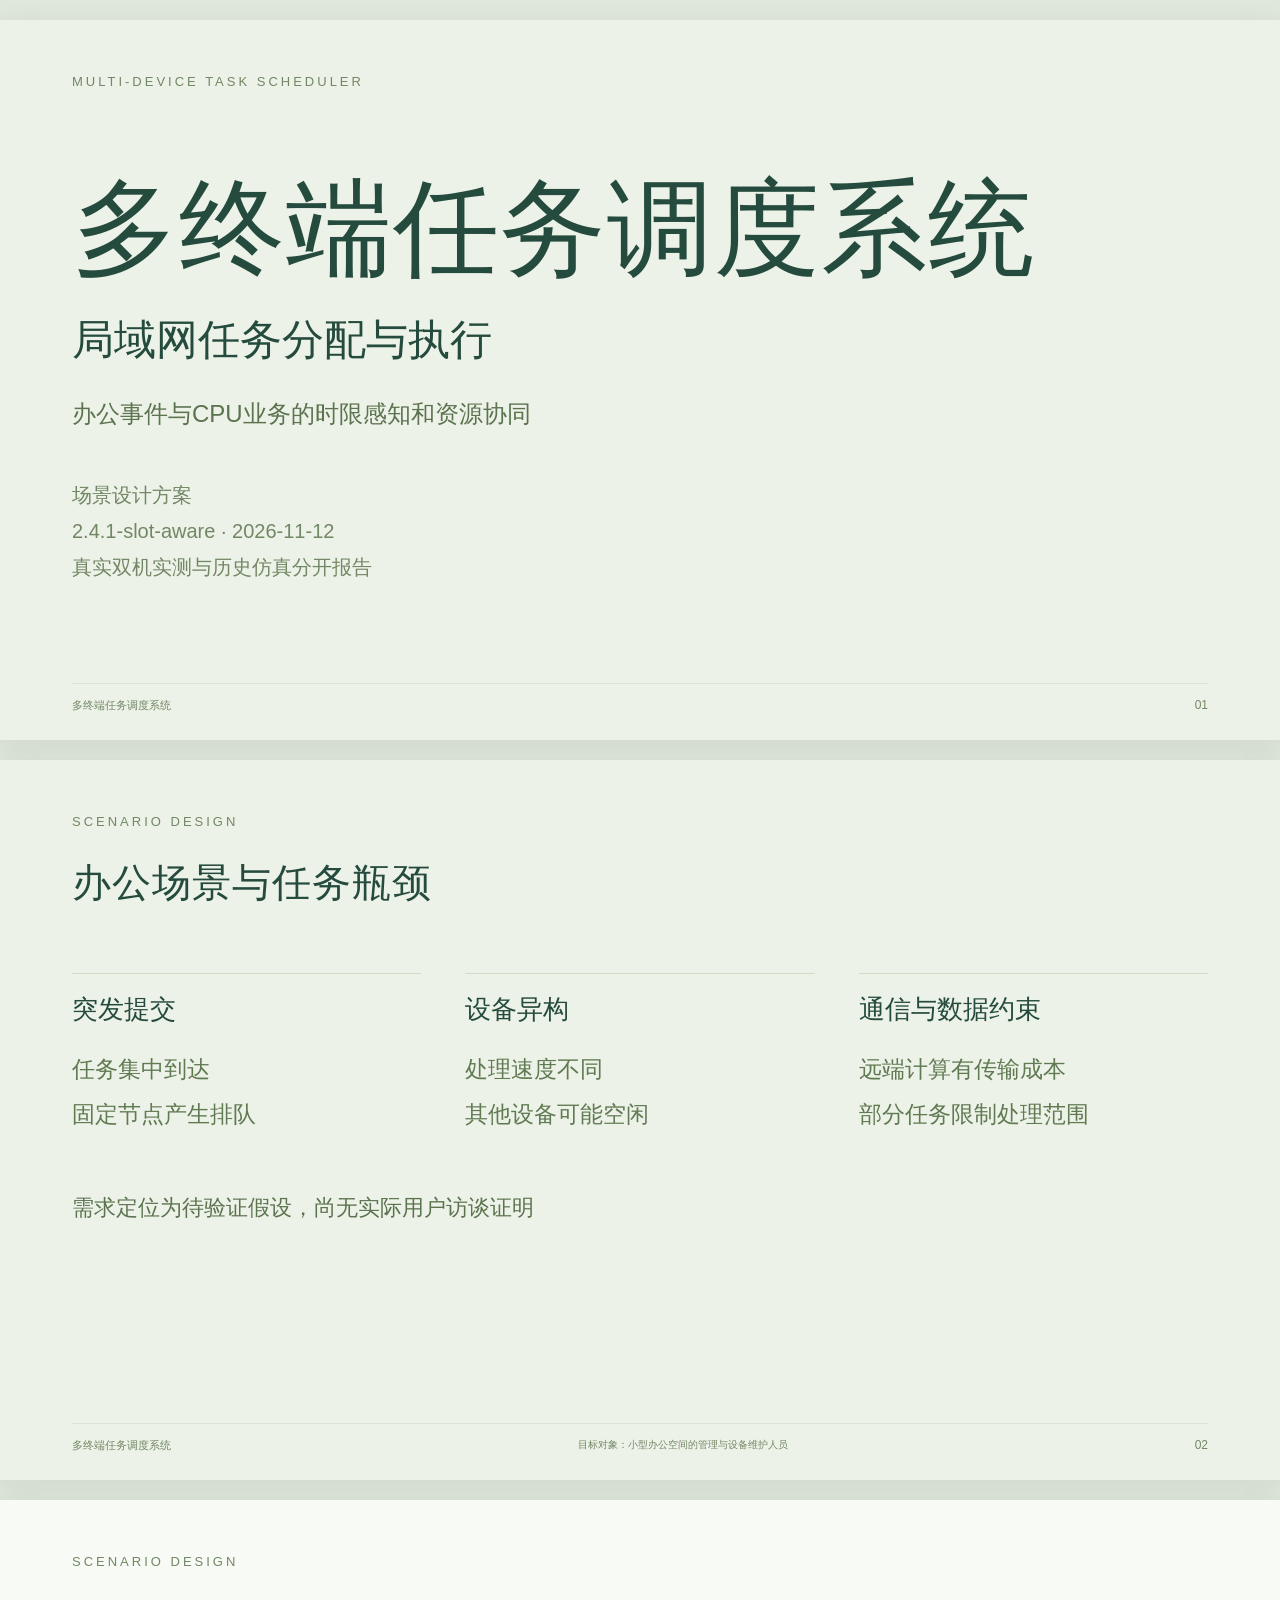
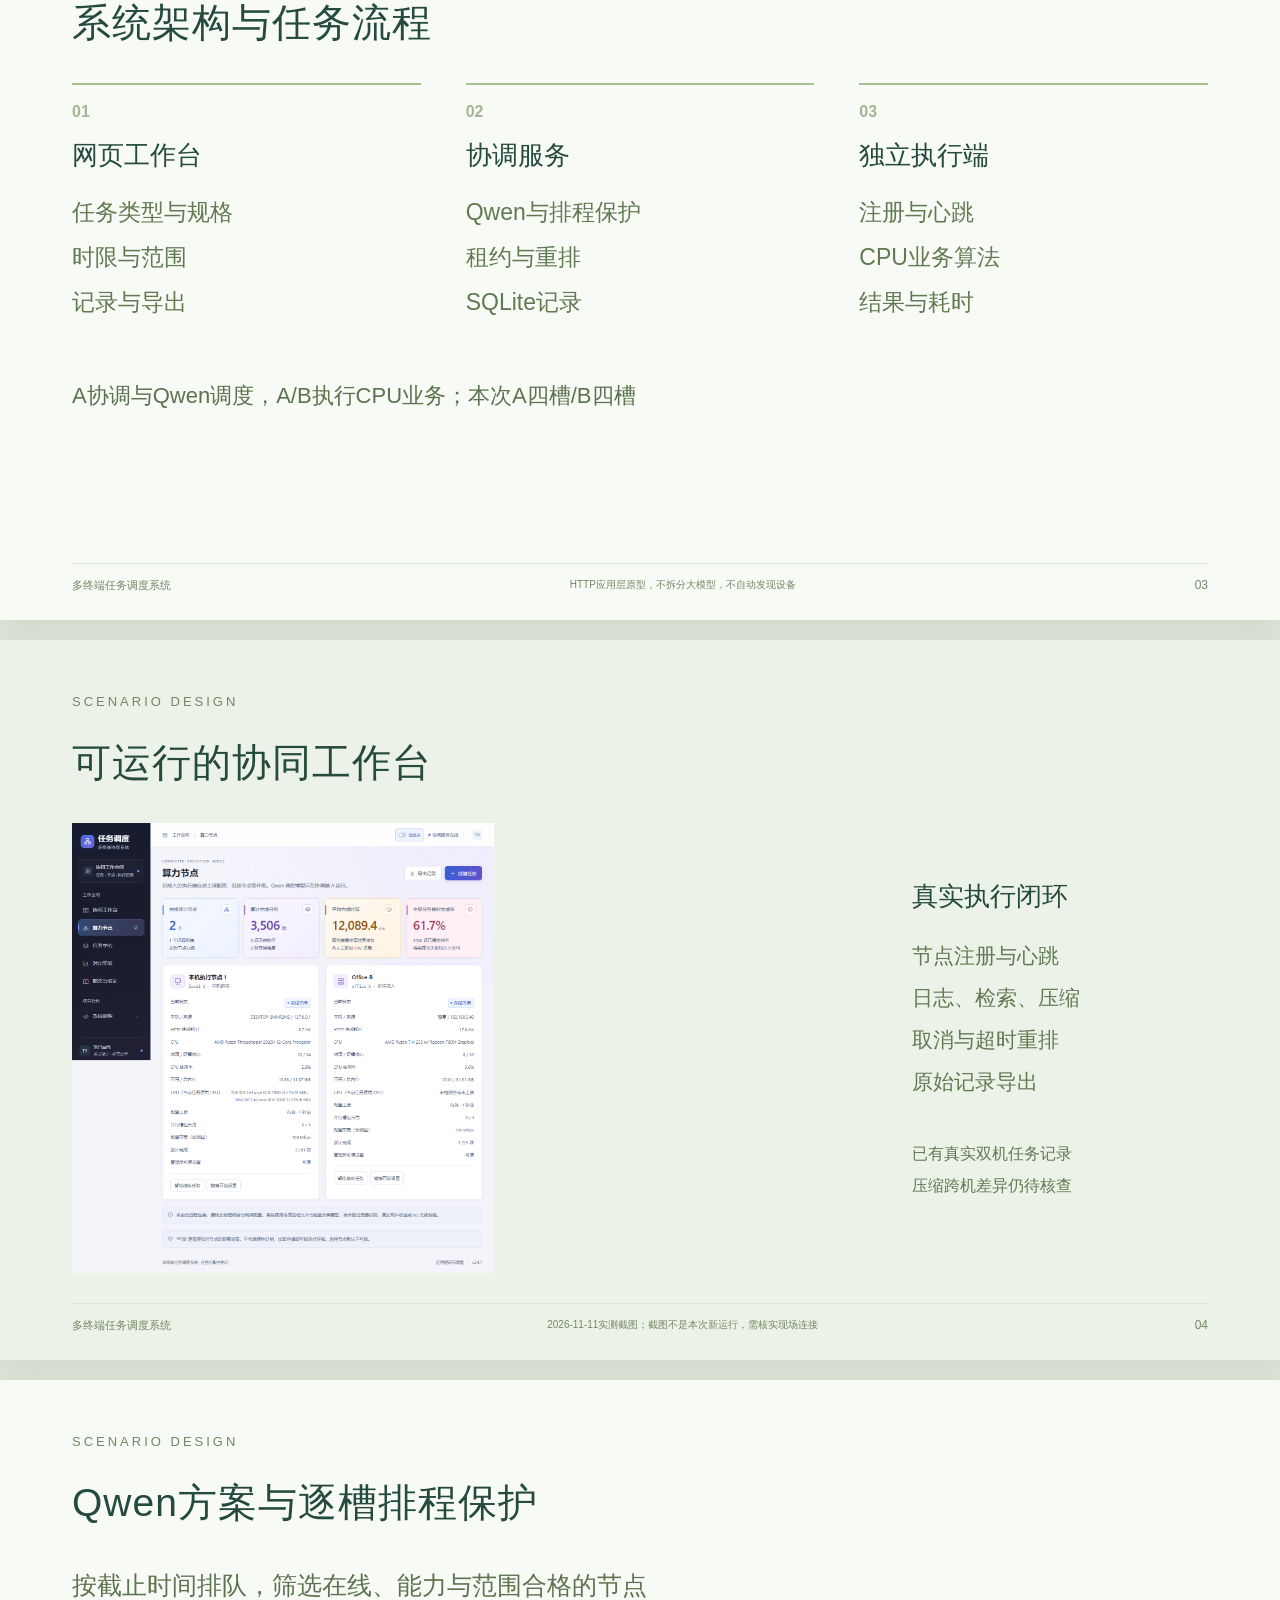
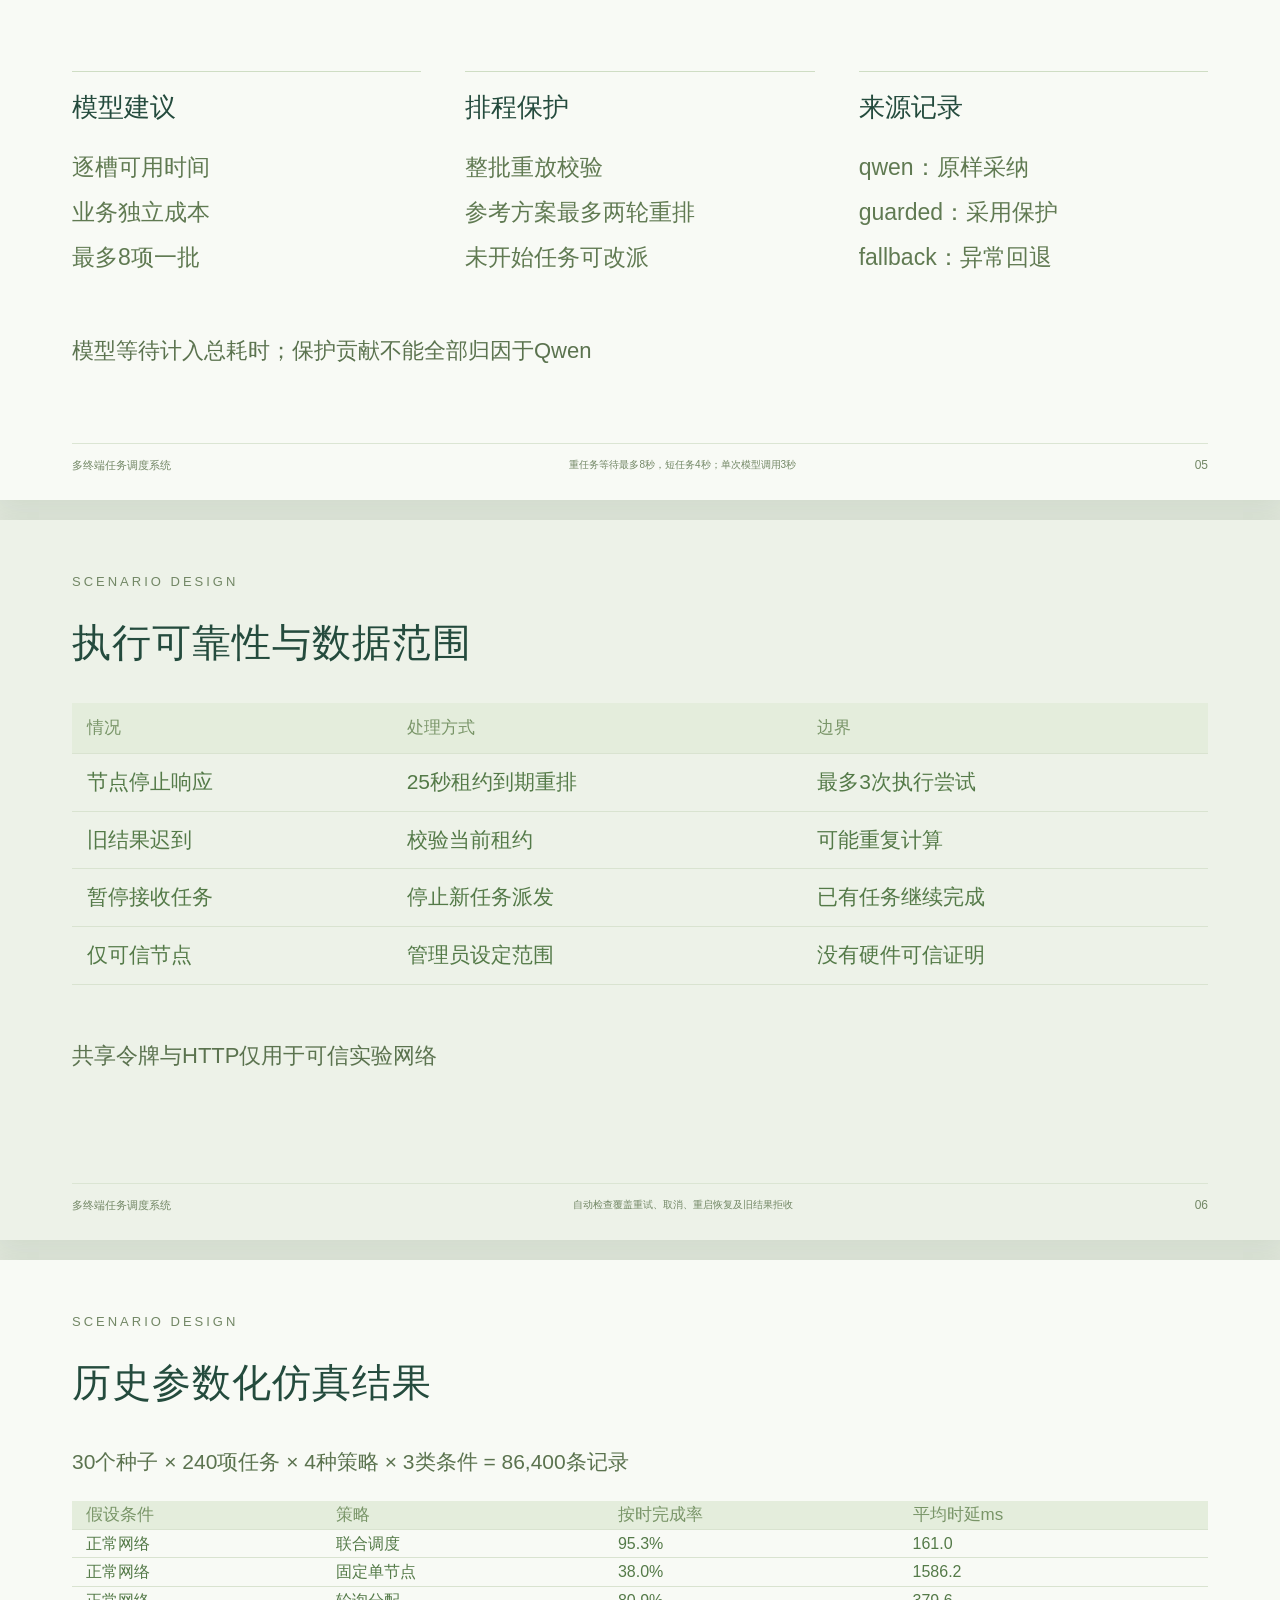
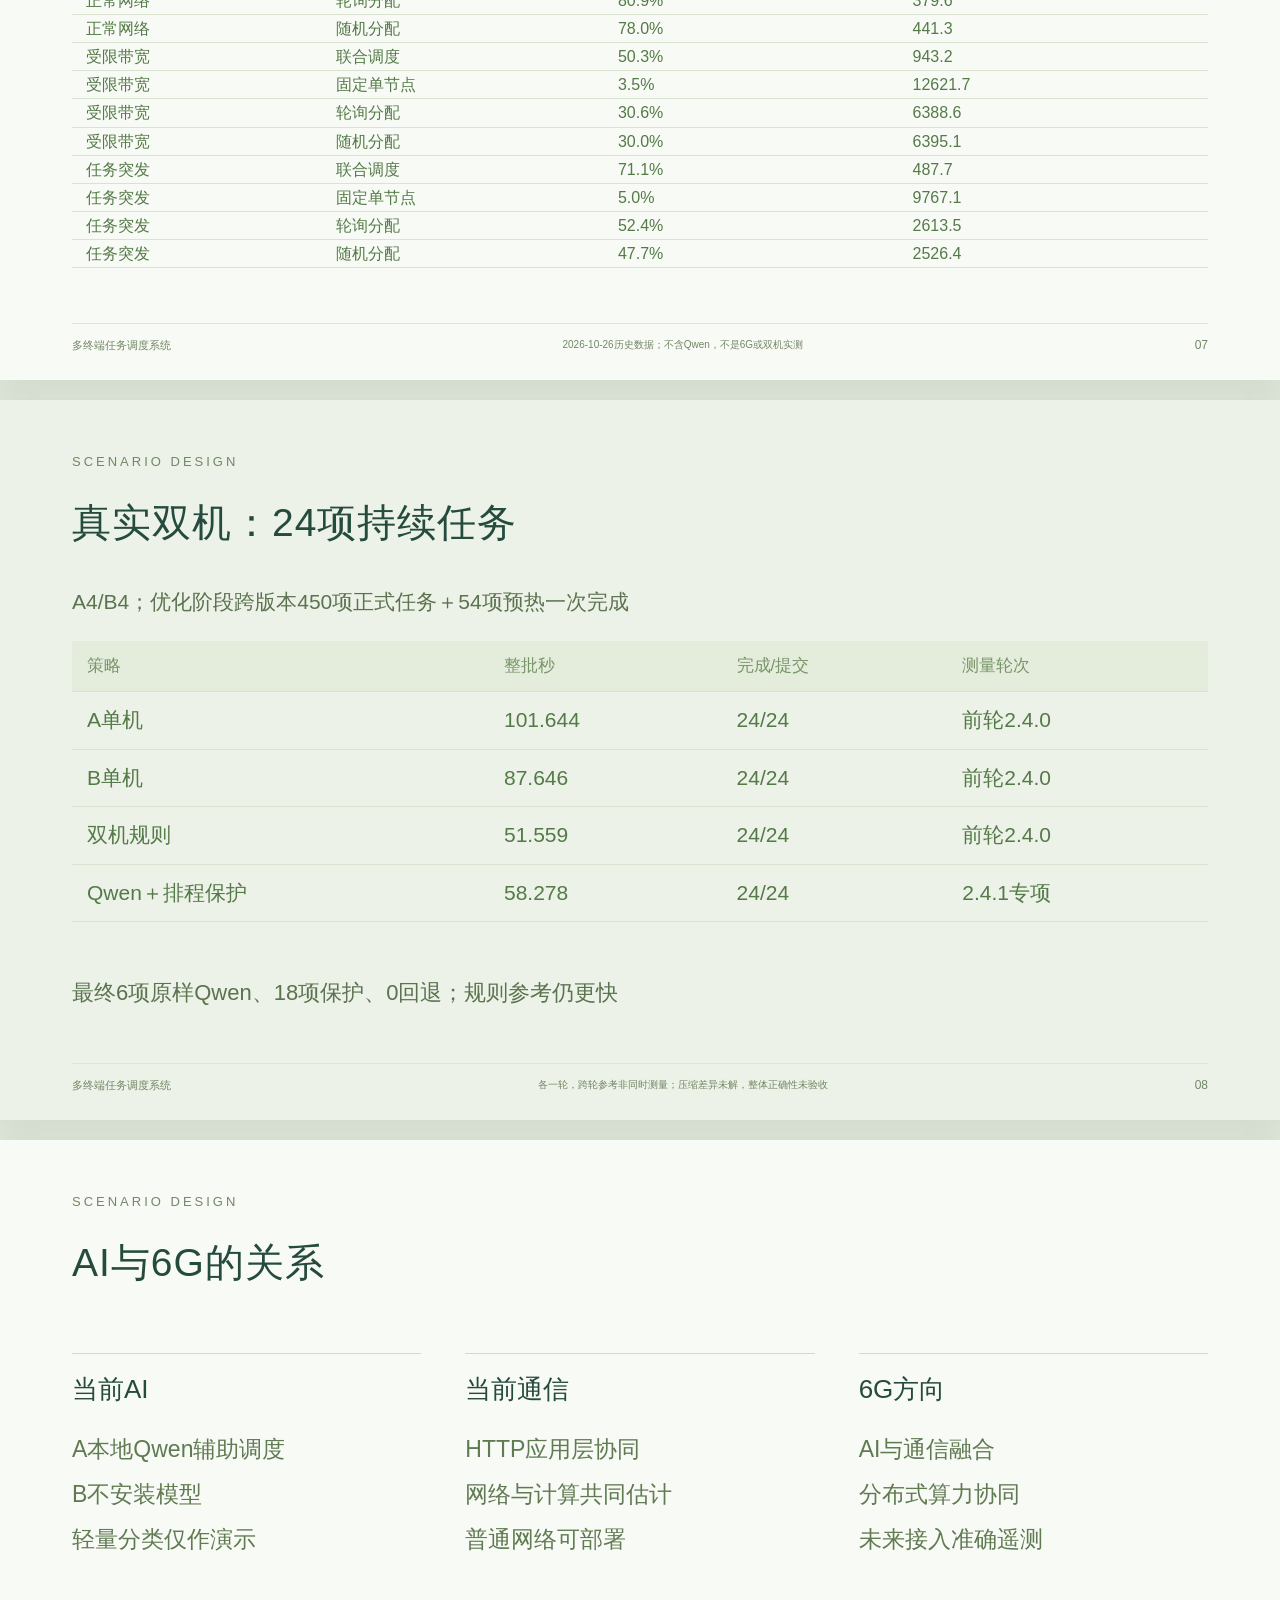
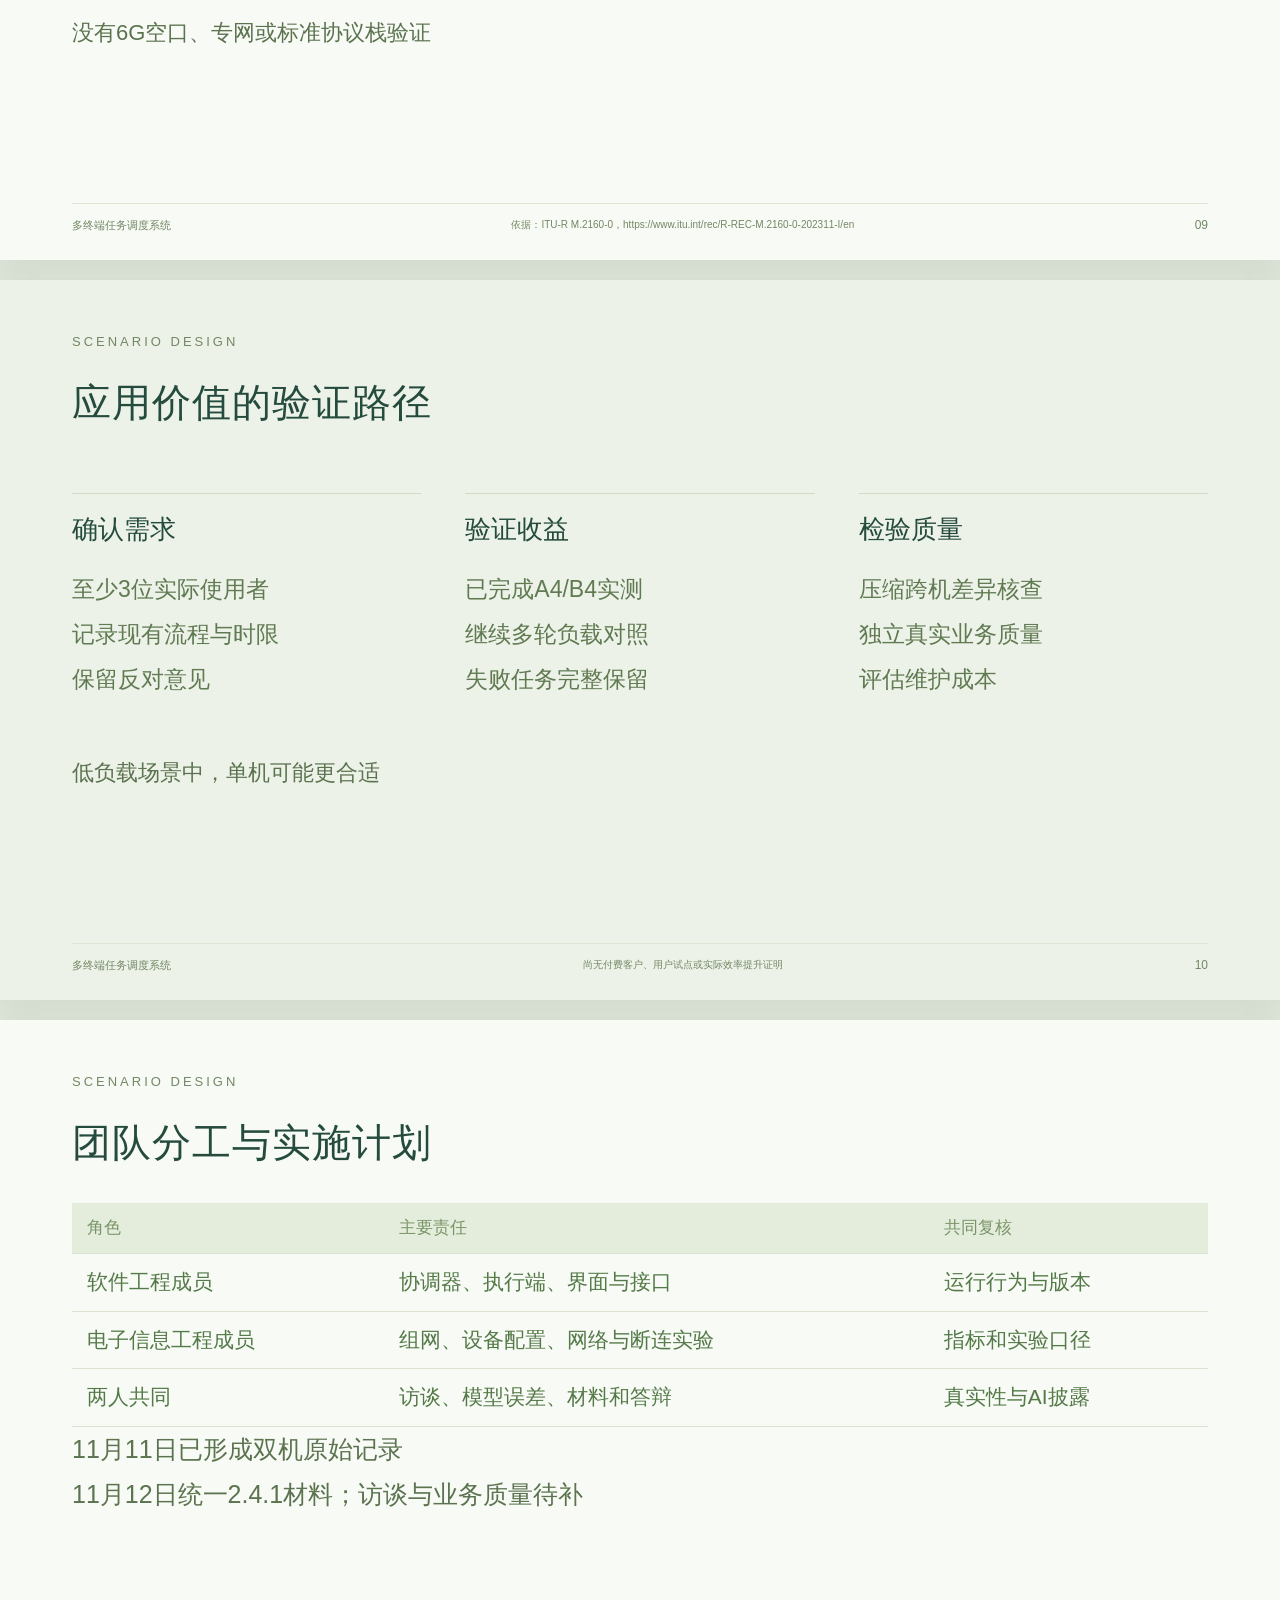
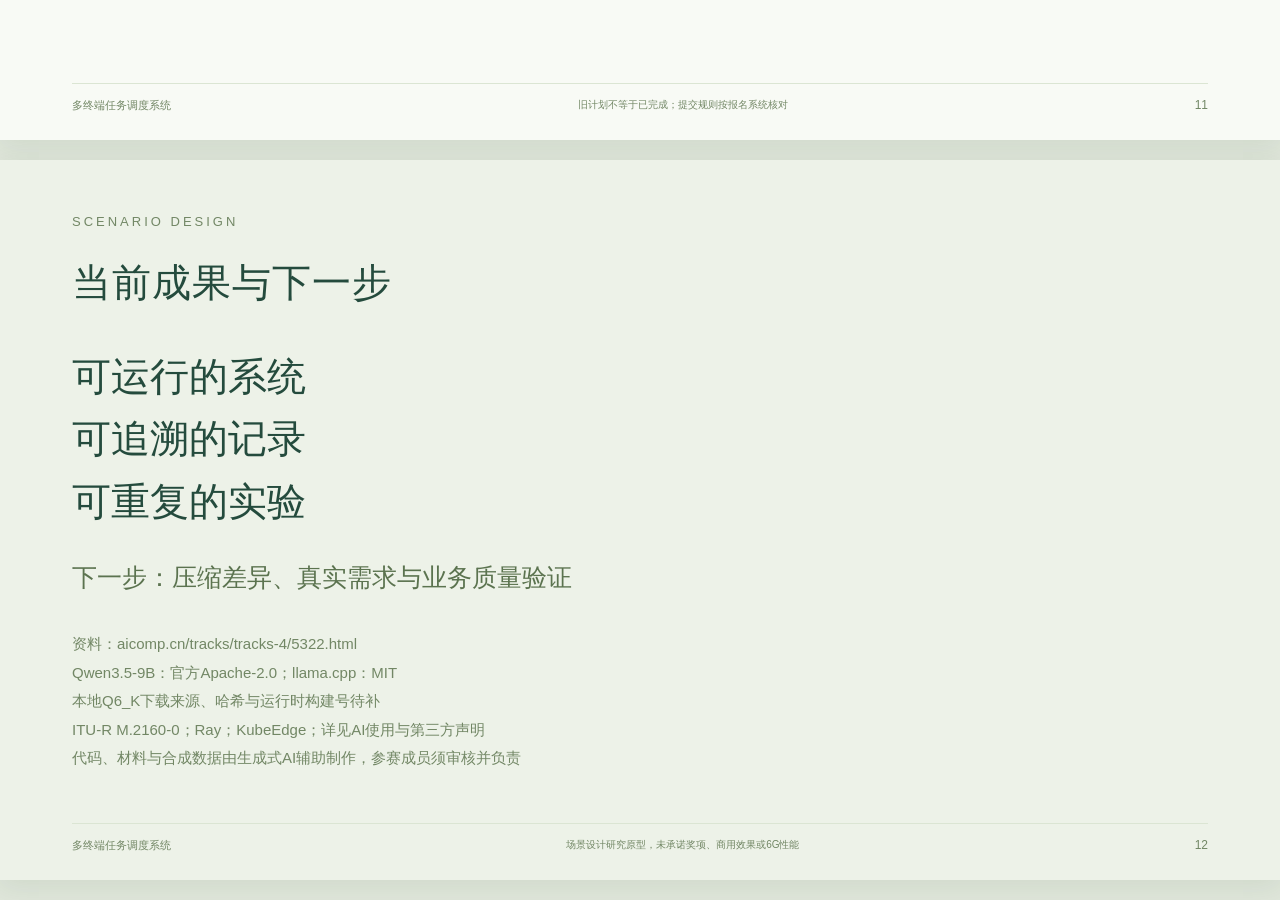
<file: delivery/02-答辩展示.html>
<!doctype html><html lang="zh-CN"><head><meta charset="utf-8"><title>多终端任务调度系统场景设计答辩</title><style>*{box-sizing:border-box}html{scroll-behavior:smooth}body{margin:0;background:#dfe6da;font-family:"Microsoft YaHei","Segoe UI",sans-serif;color:#244b3d}.slide{width:1280px;height:720px;padding:54px 72px 52px;background:#f8faf5;position:relative;overflow:hidden;break-after:page}.slide:nth-child(2n){background:#edf2e8}.kicker{font-size:13px;letter-spacing:3px;color:#8b9f7a;margin-bottom:27px}h1{font-size:39px;font-weight:500;margin:0 0 33px;letter-spacing:1px}h2{font-size:26px;font-weight:500;margin:0 0 20px}.lead{font-size:25px;line-height:1.8;margin:0 0 30px;color:#6e8762}.compact{font-size:21px;margin-bottom:20px}.columns{display:grid;grid-template-columns:1fr 1fr 1fr;gap:44px;margin-top:63px}.columns.two{grid-template-columns:1fr 1fr;margin-top:30px}.columns p,.flow p{font-size:23px;line-height:1.95;color:#829774;margin:0}.columns h2{padding-top:18px;border-top:1px solid #cfddc4}.statement{font-size:22px;line-height:1.7;color:#70865f;margin-top:52px}.flow{display:grid;grid-template-columns:repeat(3,1fr);gap:45px;margin-top:28px}.flow>div{border-top:2px solid #a7bd92;padding-top:18px}.flow b{font-size:16px;color:#a4b593}.flow h2{margin:17px 0 17px}.equation{font-size:30px;line-height:1.8;padding:13px 0;color:#305c40}.cover{background:#edf2e8!important}.cover h1{font-size:106px;line-height:1.2;margin:76px 0 20px}.cover-sub{font-size:42px;margin:0 0 24px}.cover .lead{font-size:24px}.cover-note{font-size:20px;line-height:1.8;color:#91a381;margin-top:42px}footer{position:absolute;bottom:27px;left:72px;right:72px;border-top:1px solid #dbe5d3;padding-top:14px;display:flex;gap:22px;justify-content:space-between;font-size:11px;color:#94a784}footer b{font-size:12px;font-weight:400}.screenshot{height:489px;max-width:1136px;object-fit:contain;object-position:left top;display:block}table{width:100%;border-collapse:collapse;font-size:21px;line-height:1.7}th{text-align:left;font-size:17px;font-weight:500;color:#799568;background:#e4eddc}th,td{padding:17px 15px;border-bottom:1px solid #d9e3d0}td{color:#547a48}.dense{font-size:17px;line-height:1.2}.dense th,.dense td{padding:7px 14px}.end-title{font-size:39px;line-height:1.6;margin-top:36px;margin-bottom:22px}.sources{font-size:15px;line-height:1.9;color:#9aaa8d;margin-top:27px}@page{size:338.667mm 190.5mm;margin:0}@media print{body{background:white}.slide{margin:0;break-inside:avoid}html{scroll-behavior:auto}}@media screen{.slide{margin:20px auto;box-shadow:0 6px 25px #1c422015}body{min-width:1280px}}.screenshot{height:450px}th,td{padding:12px 15px}table{line-height:1.55}.dense{font-size:16px;line-height:1.2}.dense th,.dense td{padding:4px 14px}footer span:nth-child(2){max-width:800px;text-align:right;font-size:10px;overflow-wrap:anywhere}.columns p,.flow p{color:#607a52}.lead,.statement{color:#5b734f}.kicker,footer,.cover-note,.sources{color:#728765}.workbench{display:grid;grid-template-columns:800px 1fr;gap:40px;align-items:center}.workbench .screenshot{width:800px;height:450px;object-fit:contain}.workbench p{font-size:21px;line-height:2;color:#607a52}.workbench .small-note{font-size:16px;margin-top:35px}</style></head><body><section class="slide cover"><div class="kicker">MULTI-DEVICE TASK SCHEDULER</div><h1>多终端任务调度系统</h1><div class="body"><h2 class="cover-sub">局域网任务分配与执行</h2><p class="lead">办公事件与CPU业务的时限感知和资源协同</p><p class="cover-note">场景设计方案<br>2.4.1-slot-aware · 2026-11-12<br>真实双机实测与历史仿真分开报告</p></div><footer><span>多终端任务调度系统</span><span></span><b>01</b></footer></section><section class="slide "><div class="kicker">SCENARIO DESIGN</div><h1>办公场景与任务瓶颈</h1><div class="body"><div class="columns"><div><h2>突发提交</h2><p>任务集中到达<br>固定节点产生排队</p></div><div><h2>设备异构</h2><p>处理速度不同<br>其他设备可能空闲</p></div><div><h2>通信与数据约束</h2><p>远端计算有传输成本<br>部分任务限制处理范围</p></div></div><p class="statement">需求定位为待验证假设，尚无实际用户访谈证明</p></div><footer><span>多终端任务调度系统</span><span>目标对象：小型办公空间的管理与设备维护人员</span><b>02</b></footer></section><section class="slide "><div class="kicker">SCENARIO DESIGN</div><h1>系统架构与任务流程</h1><div class="body"><div class="flow"><div><b>01</b><h2>网页工作台</h2><p>任务类型与规格<br>时限与范围<br>记录与导出</p></div><div><b>02</b><h2>协调服务</h2><p>Qwen与排程保护<br>租约与重排<br>SQLite记录</p></div><div><b>03</b><h2>独立执行端</h2><p>注册与心跳<br>CPU业务算法<br>结果与耗时</p></div></div><p class="statement">A协调与Qwen调度，A/B执行CPU业务；本次A四槽/B四槽</p></div><footer><span>多终端任务调度系统</span><span>HTTP应用层原型，不拆分大模型，不自动发现设备</span><b>03</b></footer></section><section class="slide "><div class="kicker">SCENARIO DESIGN</div><h1>可运行的协同工作台</h1><div class="body"><div class="workbench"><img class="screenshot" src="../release-evidence/nodes.png" alt="既有双机实测节点截图"><div><h2>真实执行闭环</h2><p>节点注册与心跳<br>日志、检索、压缩<br>取消与超时重排<br>原始记录导出</p><p class="small-note">已有真实双机任务记录<br>压缩跨机差异仍待核查</p></div></div></div><footer><span>多终端任务调度系统</span><span>2026-11-11实测截图；截图不是本次新运行，需核实现场连接</span><b>04</b></footer></section><section class="slide "><div class="kicker">SCENARIO DESIGN</div><h1>Qwen方案与逐槽排程保护</h1><div class="body"><p class="lead">按截止时间排队，筛选在线、能力与范围合格的节点</p><div class="columns"><div><h2>模型建议</h2><p>逐槽可用时间<br>业务独立成本<br>最多8项一批</p></div><div><h2>排程保护</h2><p>整批重放校验<br>参考方案最多两轮重排<br>未开始任务可改派</p></div><div><h2>来源记录</h2><p>qwen：原样采纳<br>guarded：采用保护<br>fallback：异常回退</p></div></div><p class="statement">模型等待计入总耗时；保护贡献不能全部归因于Qwen</p></div><footer><span>多终端任务调度系统</span><span>重任务等待最多8秒，短任务4秒；单次模型调用3秒</span><b>05</b></footer></section><section class="slide "><div class="kicker">SCENARIO DESIGN</div><h1>执行可靠性与数据范围</h1><div class="body"><table><thead><tr><th>情况</th><th>处理方式</th><th>边界</th></tr></thead><tbody><tr><td>节点停止响应</td><td>25秒租约到期重排</td><td>最多3次执行尝试</td></tr><tr><td>旧结果迟到</td><td>校验当前租约</td><td>可能重复计算</td></tr><tr><td>暂停接收任务</td><td>停止新任务派发</td><td>已有任务继续完成</td></tr><tr><td>仅可信节点</td><td>管理员设定范围</td><td>没有硬件可信证明</td></tr></tbody></table><p class="statement">共享令牌与HTTP仅用于可信实验网络</p></div><footer><span>多终端任务调度系统</span><span>自动检查覆盖重试、取消、重启恢复及旧结果拒收</span><b>06</b></footer></section><section class="slide "><div class="kicker">SCENARIO DESIGN</div><h1>历史参数化仿真结果</h1><div class="body"><p class="lead compact">30个种子 × 240项任务 × 4种策略 × 3类条件 = 86,400条记录</p><table class="dense"><thead><tr><th>假设条件</th><th>策略</th><th>按时完成率</th><th>平均时延ms</th></tr></thead><tbody><tr><td>正常网络</td><td>联合调度</td><td>95.3%</td><td>161.0</td></tr><tr><td>正常网络</td><td>固定单节点</td><td>38.0%</td><td>1586.2</td></tr><tr><td>正常网络</td><td>轮询分配</td><td>80.9%</td><td>379.6</td></tr><tr><td>正常网络</td><td>随机分配</td><td>78.0%</td><td>441.3</td></tr><tr><td>受限带宽</td><td>联合调度</td><td>50.3%</td><td>943.2</td></tr><tr><td>受限带宽</td><td>固定单节点</td><td>3.5%</td><td>12621.7</td></tr><tr><td>受限带宽</td><td>轮询分配</td><td>30.6%</td><td>6388.6</td></tr><tr><td>受限带宽</td><td>随机分配</td><td>30.0%</td><td>6395.1</td></tr><tr><td>任务突发</td><td>联合调度</td><td>71.1%</td><td>487.7</td></tr><tr><td>任务突发</td><td>固定单节点</td><td>5.0%</td><td>9767.1</td></tr><tr><td>任务突发</td><td>轮询分配</td><td>52.4%</td><td>2613.5</td></tr><tr><td>任务突发</td><td>随机分配</td><td>47.7%</td><td>2526.4</td></tr></tbody></table></div><footer><span>多终端任务调度系统</span><span>2026-10-26历史数据；不含Qwen，不是6G或双机实测</span><b>07</b></footer></section><section class="slide "><div class="kicker">SCENARIO DESIGN</div><h1>真实双机：24项持续任务</h1><div class="body"><p class="lead compact">A4/B4；优化阶段跨版本450项正式任务＋54项预热一次完成</p><table><thead><tr><th>策略</th><th>整批秒</th><th>完成/提交</th><th>测量轮次</th></tr></thead><tbody><tr><td>A单机</td><td>101.644</td><td>24/24</td><td>前轮2.4.0</td></tr><tr><td>B单机</td><td>87.646</td><td>24/24</td><td>前轮2.4.0</td></tr><tr><td>双机规则</td><td>51.559</td><td>24/24</td><td>前轮2.4.0</td></tr><tr><td>Qwen＋排程保护</td><td>58.278</td><td>24/24</td><td>2.4.1专项</td></tr></tbody></table><p class="statement">最终6项原样Qwen、18项保护、0回退；规则参考仍更快</p></div><footer><span>多终端任务调度系统</span><span>各一轮，跨轮参考非同时测量；压缩差异未解，整体正确性未验收</span><b>08</b></footer></section><section class="slide "><div class="kicker">SCENARIO DESIGN</div><h1>AI与6G的关系</h1><div class="body"><div class="columns"><div><h2>当前AI</h2><p>A本地Qwen辅助调度<br>B不安装模型<br>轻量分类仅作演示</p></div><div><h2>当前通信</h2><p>HTTP应用层协同<br>网络与计算共同估计<br>普通网络可部署</p></div><div><h2>6G方向</h2><p>AI与通信融合<br>分布式算力协同<br>未来接入准确遥测</p></div></div><p class="statement">没有6G空口、专网或标准协议栈验证</p></div><footer><span>多终端任务调度系统</span><span>依据：ITU-R M.2160-0，https://www.itu.int/rec/R-REC-M.2160-0-202311-I/en</span><b>09</b></footer></section><section class="slide "><div class="kicker">SCENARIO DESIGN</div><h1>应用价值的验证路径</h1><div class="body"><div class="columns"><div><h2>确认需求</h2><p>至少3位实际使用者<br>记录现有流程与时限<br>保留反对意见</p></div><div><h2>验证收益</h2><p>已完成A4/B4实测<br>继续多轮负载对照<br>失败任务完整保留</p></div><div><h2>检验质量</h2><p>压缩跨机差异核查<br>独立真实业务质量<br>评估维护成本</p></div></div><p class="statement">低负载场景中，单机可能更合适</p></div><footer><span>多终端任务调度系统</span><span>尚无付费客户、用户试点或实际效率提升证明</span><b>10</b></footer></section><section class="slide "><div class="kicker">SCENARIO DESIGN</div><h1>团队分工与实施计划</h1><div class="body"><table><thead><tr><th>角色</th><th>主要责任</th><th>共同复核</th></tr></thead><tbody><tr><td>软件工程成员</td><td>协调器、执行端、界面与接口</td><td>运行行为与版本</td></tr><tr><td>电子信息工程成员</td><td>组网、设备配置、网络与断连实验</td><td>指标和实验口径</td></tr><tr><td>两人共同</td><td>访谈、模型误差、材料和答辩</td><td>真实性与AI披露</td></tr></tbody></table><p class="lead">11月11日已形成双机原始记录<br>11月12日统一2.4.1材料；访谈与业务质量待补</p></div><footer><span>多终端任务调度系统</span><span>旧计划不等于已完成；提交规则按报名系统核对</span><b>11</b></footer></section><section class="slide "><div class="kicker">SCENARIO DESIGN</div><h1>当前成果与下一步</h1><div class="body"><h2 class="end-title">可运行的系统<br>可追溯的记录<br>可重复的实验</h2><p class="lead">下一步：压缩差异、真实需求与业务质量验证</p><p class="sources">资料：aicomp.cn/tracks/tracks-4/5322.html<br>Qwen3.5-9B：官方Apache-2.0；llama.cpp：MIT<br>本地Q6_K下载来源、哈希与运行时构建号待补<br>ITU-R M.2160-0；Ray；KubeEdge；详见AI使用与第三方声明<br>代码、材料与合成数据由生成式AI辅助制作，参赛成员须审核并负责</p></div><footer><span>多终端任务调度系统</span><span>场景设计研究原型，未承诺奖项、商用效果或6G性能</span><b>12</b></footer></section><script>document.addEventListener("keydown",e=>{if(["ArrowRight","PageDown","ArrowLeft","PageUp"].includes(e.key)){e.preventDefault();const n=Math.round(window.scrollY/740)+(["ArrowRight","PageDown"].includes(e.key)?1:-1);document.querySelectorAll(".slide")[Math.max(0,Math.min(11,n))].scrollIntoView()}})</script></body></html>
</file>
